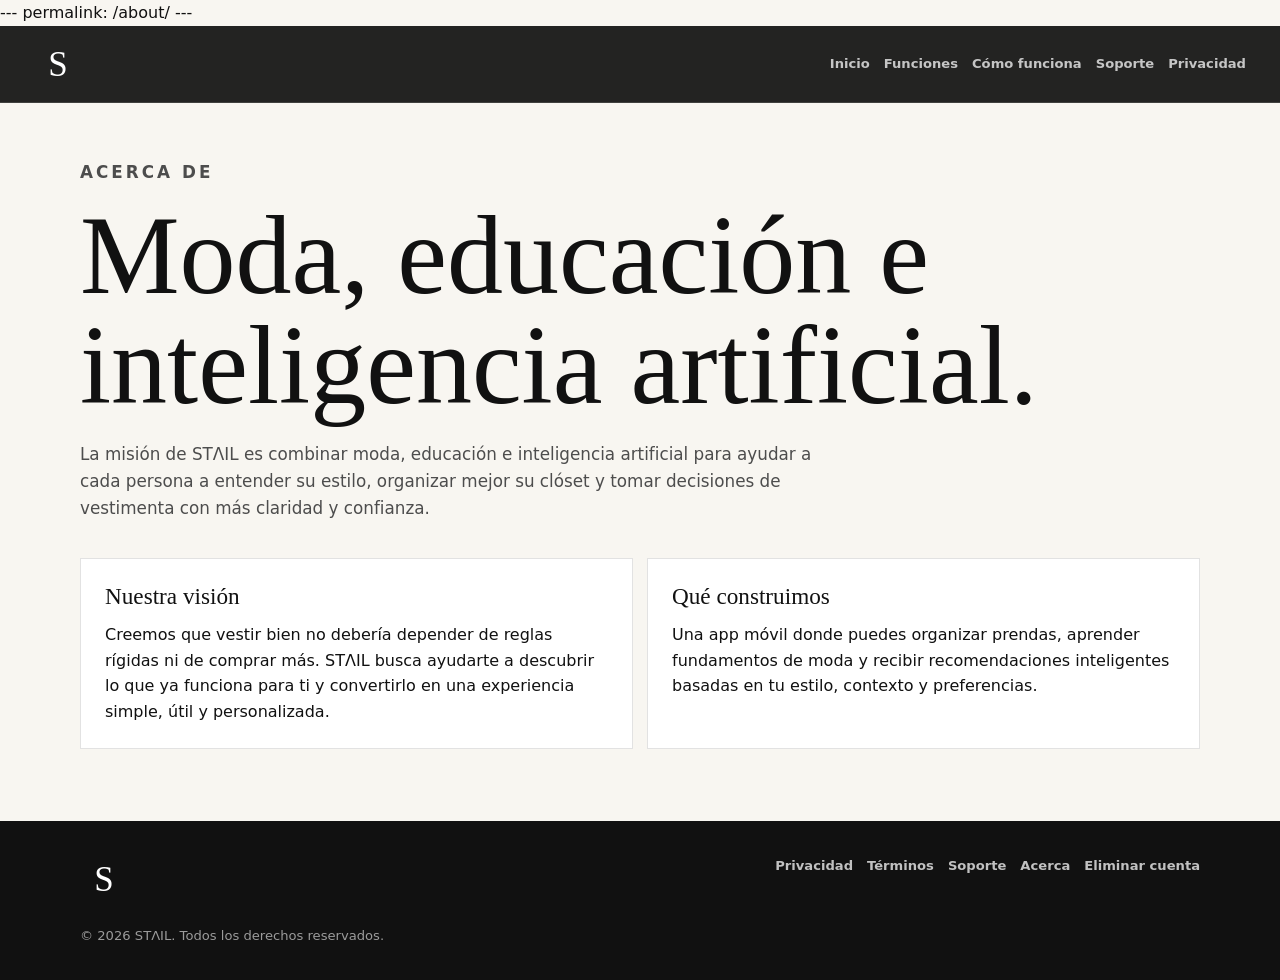
<file: about.html>
---
permalink: /about/
---
<!DOCTYPE html>
<html lang="es">
<head>
    <meta charset="UTF-8">
    <meta name="viewport" content="width=device-width, initial-scale=1.0">
    <title>Acerca de STΛIL | Moda, educación e IA</title>
    <meta name="description" content="Conoce la misión de STΛIL: combinar moda, educación e inteligencia artificial para ayudar a cada persona a descubrir y potenciar su estilo.">
    <meta name="robots" content="index, follow">
    <link rel="canonical" href="https://stail.app/about/">

    <meta property="og:title" content="Acerca de STΛIL | Moda, educación e IA">
    <meta property="og:description" content="STΛIL combina moda, educación e inteligencia artificial para ayudarte a vestir mejor con confianza.">
    <meta property="og:type" content="website">
    <meta property="og:url" content="https://stail.app/about/">
    <meta property="og:site_name" content="STΛIL">
    <meta property="og:image" content="https://stail.app/assets/brand/stail-icon-512.png">

    <link rel="icon" href="/assets/brand/favicon-64.png" type="image/png">
    <link rel="apple-touch-icon" href="/assets/brand/apple-touch-icon.png">
    <link rel="manifest" href="/site.webmanifest">
    <link rel="stylesheet" href="/styles.css">
</head>
<body>
    <header class="site-header">
        <a class="brand" href="/">
            <img src="/assets/brand/stail-icon-white-transparent.svg" alt="STAIL">
        </a>
        <button class="menu-toggle" type="button" aria-label="Abrir menú" aria-expanded="false" aria-controls="main-nav">
            <span></span>
            <span></span>
            <span></span>
        </button>
        <nav class="main-nav" id="main-nav" aria-label="Navegación principal">
            <a href="/">Inicio</a>
            <a href="/#funciones">Funciones</a>
            <a href="/#como-funciona">Cómo funciona</a>
            <a href="/support/">Soporte</a>
            <a href="/privacy/">Privacidad</a>
        </nav>
    </header>

    <main class="page-main section-shell">
        <section class="page-hero">
            <p class="eyebrow">Acerca de</p>
            <h1>Moda, educación e inteligencia artificial.</h1>
            <p>La misión de STΛIL es combinar moda, educación e inteligencia artificial para ayudar a cada persona a entender su estilo, organizar mejor su clóset y tomar decisiones de vestimenta con más claridad y confianza.</p>
        </section>

        <section class="legal-grid">
            <article class="legal-card">
                <h3>Nuestra visión</h3>
                <p>Creemos que vestir bien no debería depender de reglas rígidas ni de comprar más. STΛIL busca ayudarte a descubrir lo que ya funciona para ti y convertirlo en una experiencia simple, útil y personalizada.</p>
            </article>
            <article class="legal-card">
                <h3>Qué construimos</h3>
                <p>Una app móvil donde puedes organizar prendas, aprender fundamentos de moda y recibir recomendaciones inteligentes basadas en tu estilo, contexto y preferencias.</p>
            </article>
        </section>
    </main>

    <footer class="site-footer">
        <div class="footer-inner">
            <a class="brand" href="/">
                <img src="/assets/brand/stail-icon-white-transparent.svg" alt="STAIL">
            </a>
            <nav aria-label="Enlaces legales y soporte">
                <a href="/privacy/">Privacidad</a>
                <a href="/terms/">Términos</a>
                <a href="/support/">Soporte</a>
                <a href="/about/">Acerca</a>
                <a href="/delete-account/">Eliminar cuenta</a>
            </nav>
        </div>
        <p>© 2026 STΛIL. Todos los derechos reservados.</p>
    </footer>
    <script src="/scripts.js"></script>
</body>
</html>
</file>
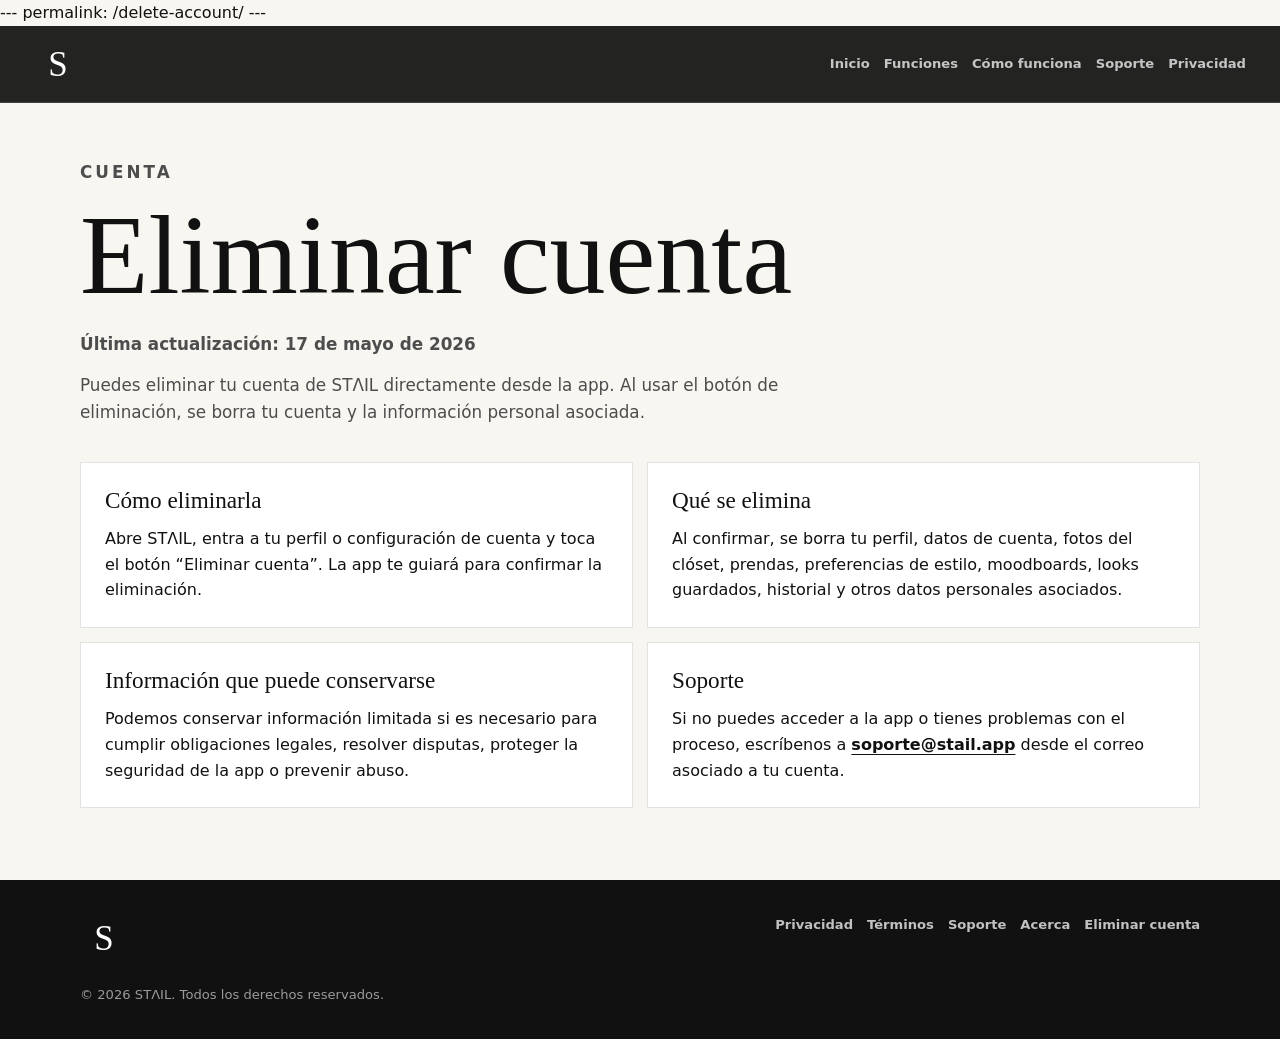
<file: delete-account.html>
---
permalink: /delete-account/
---
<!DOCTYPE html>
<html lang="es">
<head>
    <meta charset="UTF-8">
    <meta name="viewport" content="width=device-width, initial-scale=1.0">
    <title>Eliminar cuenta | STΛIL</title>
    <meta name="description" content="Instrucciones para eliminar tu cuenta de STΛIL directamente desde la app y borrar los datos personales asociados.">
    <meta name="robots" content="index, follow">
    <link rel="canonical" href="https://stail.app/delete-account/">

    <meta property="og:title" content="Eliminar cuenta | STΛIL">
    <meta property="og:description" content="Elimina tu cuenta de STΛIL directamente desde la app usando el botón Eliminar cuenta.">
    <meta property="og:type" content="website">
    <meta property="og:url" content="https://stail.app/delete-account/">
    <meta property="og:site_name" content="STΛIL">
    <meta property="og:image" content="https://stail.app/assets/brand/stail-icon-512.png">

    <link rel="icon" href="/assets/brand/favicon-64.png" type="image/png">
    <link rel="apple-touch-icon" href="/assets/brand/apple-touch-icon.png">
    <link rel="manifest" href="/site.webmanifest">
    <link rel="stylesheet" href="/styles.css">
</head>
<body>
    <header class="site-header">
        <a class="brand" href="/">
            <img src="/assets/brand/stail-icon-white-transparent.svg" alt="STAIL">
        </a>
        <button class="menu-toggle" type="button" aria-label="Abrir menú" aria-expanded="false" aria-controls="main-nav">
            <span></span>
            <span></span>
            <span></span>
        </button>
        <nav class="main-nav" id="main-nav" aria-label="Navegación principal">
            <a href="/">Inicio</a>
            <a href="/#funciones">Funciones</a>
            <a href="/#como-funciona">Cómo funciona</a>
            <a href="/support/">Soporte</a>
            <a href="/privacy/">Privacidad</a>
        </nav>
    </header>

    <main class="page-main section-shell">
        <section class="page-hero">
            <p class="eyebrow">Cuenta</p>
            <h1>Eliminar cuenta</h1>
            <p class="last-updated">Última actualización: 17 de mayo de 2026</p>
            <p>Puedes eliminar tu cuenta de STΛIL directamente desde la app. Al usar el botón de eliminación, se borra tu cuenta y la información personal asociada.</p>
        </section>

        <section class="legal-grid">
            <article class="legal-card">
                <h3>Cómo eliminarla</h3>
                <p>Abre STΛIL, entra a tu perfil o configuración de cuenta y toca el botón “Eliminar cuenta”. La app te guiará para confirmar la eliminación.</p>
            </article>
            <article class="legal-card">
                <h3>Qué se elimina</h3>
                <p>Al confirmar, se borra tu perfil, datos de cuenta, fotos del clóset, prendas, preferencias de estilo, moodboards, looks guardados, historial y otros datos personales asociados.</p>
            </article>
            <article class="legal-card">
                <h3>Información que puede conservarse</h3>
                <p>Podemos conservar información limitada si es necesario para cumplir obligaciones legales, resolver disputas, proteger la seguridad de la app o prevenir abuso.</p>
            </article>
            <article class="legal-card">
                <h3>Soporte</h3>
                <p>Si no puedes acceder a la app o tienes problemas con el proceso, escríbenos a <a class="contact-link" href="mailto:soporte@stail.app">soporte@stail.app</a> desde el correo asociado a tu cuenta.</p>
            </article>
        </section>
    </main>

    <footer class="site-footer">
        <div class="footer-inner">
            <a class="brand" href="/">
                <img src="/assets/brand/stail-icon-white-transparent.svg" alt="STAIL">
            </a>
            <nav aria-label="Enlaces legales y soporte">
                <a href="/privacy/">Privacidad</a>
                <a href="/terms/">Términos</a>
                <a href="/support/">Soporte</a>
                <a href="/about/">Acerca</a>
                <a href="/delete-account/">Eliminar cuenta</a>
            </nav>
        </div>
        <p>© 2026 STΛIL. Todos los derechos reservados.</p>
    </footer>
    <script src="/scripts.js"></script>
</body>
</html>
</file>
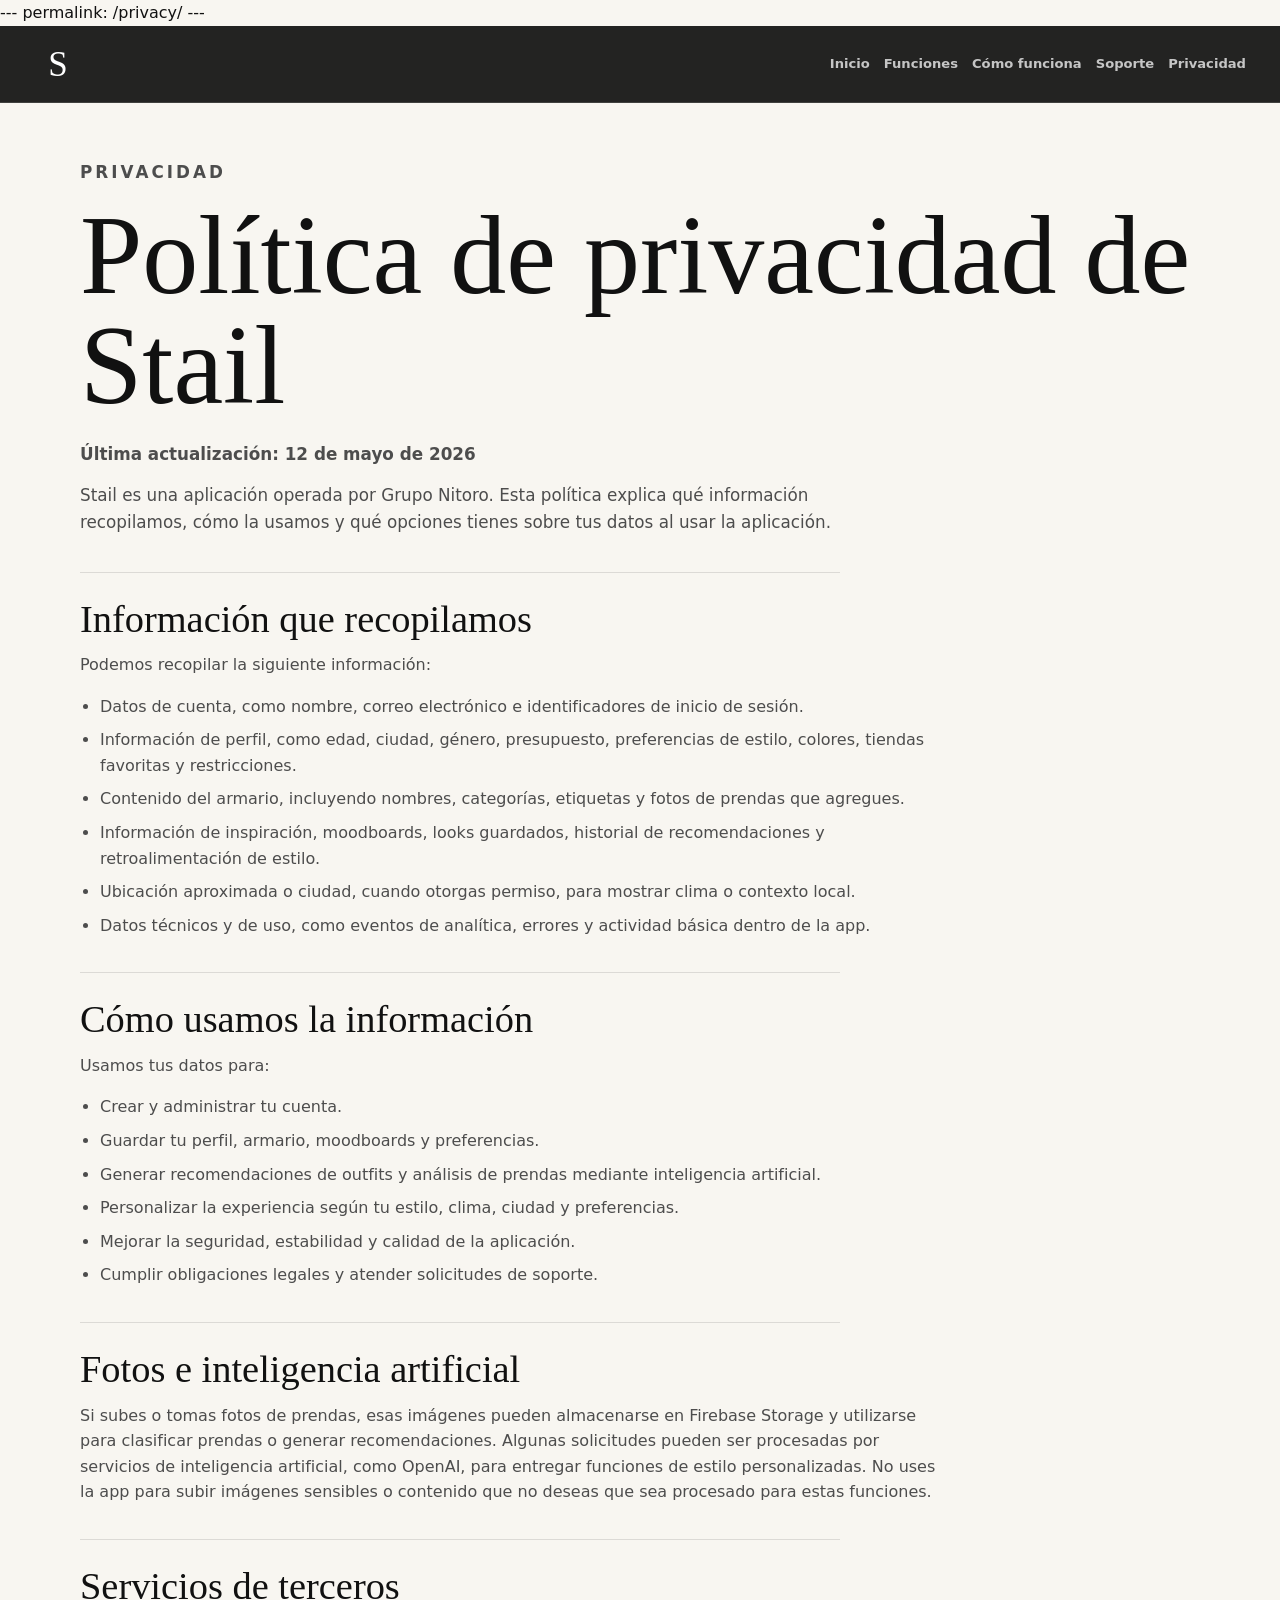
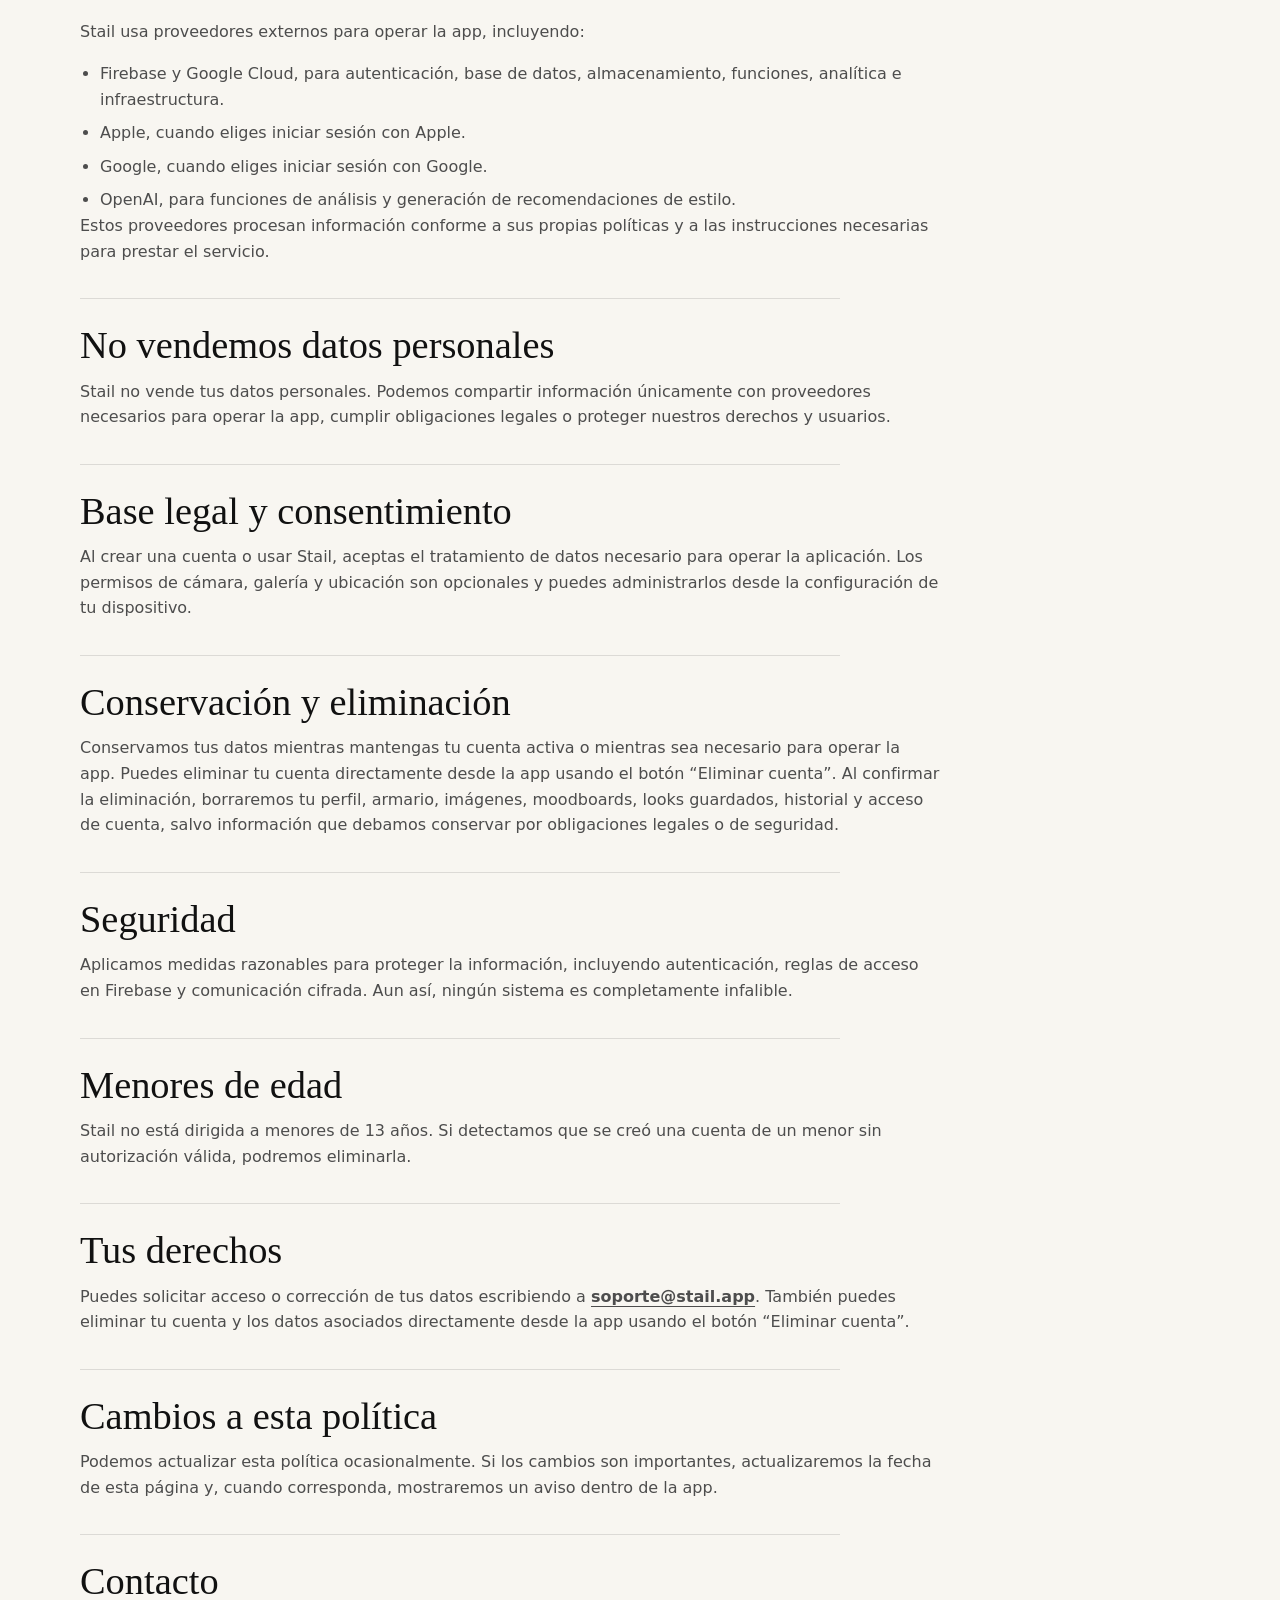
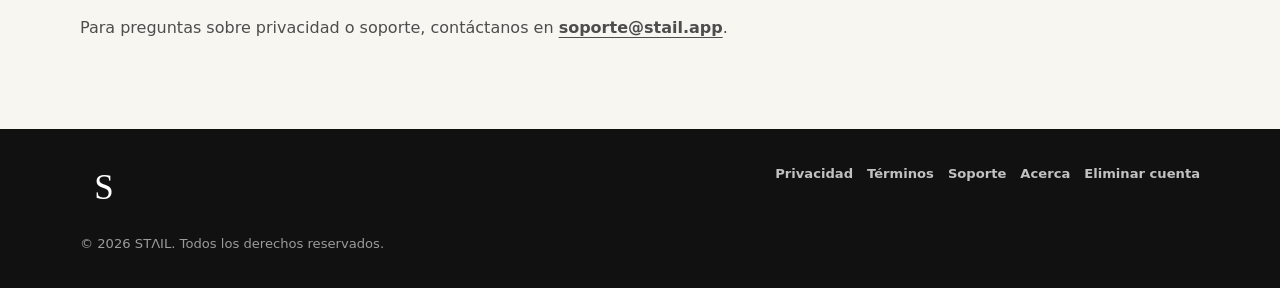
<file: privacy.html>
---
permalink: /privacy/
---
<!DOCTYPE html>
<html lang="es">
<head>
    <meta charset="UTF-8">
    <meta name="viewport" content="width=device-width, initial-scale=1.0">
    <title>Política de privacidad | Stail</title>
    <meta name="description" content="Política de privacidad de Stail: información recopilada, uso de datos, fotos, inteligencia artificial, proveedores externos, derechos y eliminación de cuenta.">
    <meta name="robots" content="index, follow">
    <link rel="canonical" href="https://stail.app/privacy/">

    <meta property="og:title" content="Política de privacidad | Stail">
    <meta property="og:description" content="Conoce cómo Stail, operada por Grupo Nitoro, recopila y usa información para ofrecer funciones de moda con inteligencia artificial.">
    <meta property="og:type" content="website">
    <meta property="og:url" content="https://stail.app/privacy/">
    <meta property="og:site_name" content="STΛIL">
    <meta property="og:image" content="https://stail.app/assets/brand/stail-icon-512.png">

    <link rel="icon" href="/assets/brand/favicon-64.png" type="image/png">
    <link rel="apple-touch-icon" href="/assets/brand/apple-touch-icon.png">
    <link rel="manifest" href="/site.webmanifest">
    <link rel="stylesheet" href="/styles.css">
</head>
<body>
    <header class="site-header">
        <a class="brand" href="/">
            <img src="/assets/brand/stail-icon-white-transparent.svg" alt="STAIL">
        </a>
        <button class="menu-toggle" type="button" aria-label="Abrir menú" aria-expanded="false" aria-controls="main-nav">
            <span></span>
            <span></span>
            <span></span>
        </button>
        <nav class="main-nav" id="main-nav" aria-label="Navegación principal">
            <a href="/">Inicio</a>
            <a href="/#funciones">Funciones</a>
            <a href="/#como-funciona">Cómo funciona</a>
            <a href="/support/">Soporte</a>
            <a href="/privacy/">Privacidad</a>
        </nav>
    </header>

    <main class="page-main section-shell">
        <section class="page-hero">
            <p class="eyebrow">Privacidad</p>
            <h1>Política de privacidad de Stail</h1>
            <p class="last-updated">Última actualización: 12 de mayo de 2026</p>
            <p>Stail es una aplicación operada por Grupo Nitoro. Esta política explica qué información recopilamos, cómo la usamos y qué opciones tienes sobre tus datos al usar la aplicación.</p>
        </section>

        <section class="legal-document">
            <h2>Información que recopilamos</h2>
            <p>Podemos recopilar la siguiente información:</p>
            <ul>
                <li>Datos de cuenta, como nombre, correo electrónico e identificadores de inicio de sesión.</li>
                <li>Información de perfil, como edad, ciudad, género, presupuesto, preferencias de estilo, colores, tiendas favoritas y restricciones.</li>
                <li>Contenido del armario, incluyendo nombres, categorías, etiquetas y fotos de prendas que agregues.</li>
                <li>Información de inspiración, moodboards, looks guardados, historial de recomendaciones y retroalimentación de estilo.</li>
                <li>Ubicación aproximada o ciudad, cuando otorgas permiso, para mostrar clima o contexto local.</li>
                <li>Datos técnicos y de uso, como eventos de analítica, errores y actividad básica dentro de la app.</li>
            </ul>

            <h2>Cómo usamos la información</h2>
            <p>Usamos tus datos para:</p>
            <ul>
                <li>Crear y administrar tu cuenta.</li>
                <li>Guardar tu perfil, armario, moodboards y preferencias.</li>
                <li>Generar recomendaciones de outfits y análisis de prendas mediante inteligencia artificial.</li>
                <li>Personalizar la experiencia según tu estilo, clima, ciudad y preferencias.</li>
                <li>Mejorar la seguridad, estabilidad y calidad de la aplicación.</li>
                <li>Cumplir obligaciones legales y atender solicitudes de soporte.</li>
            </ul>

            <h2>Fotos e inteligencia artificial</h2>
            <p>Si subes o tomas fotos de prendas, esas imágenes pueden almacenarse en Firebase Storage y utilizarse para clasificar prendas o generar recomendaciones. Algunas solicitudes pueden ser procesadas por servicios de inteligencia artificial, como OpenAI, para entregar funciones de estilo personalizadas. No uses la app para subir imágenes sensibles o contenido que no deseas que sea procesado para estas funciones.</p>

            <h2>Servicios de terceros</h2>
            <p>Stail usa proveedores externos para operar la app, incluyendo:</p>
            <ul>
                <li>Firebase y Google Cloud, para autenticación, base de datos, almacenamiento, funciones, analítica e infraestructura.</li>
                <li>Apple, cuando eliges iniciar sesión con Apple.</li>
                <li>Google, cuando eliges iniciar sesión con Google.</li>
                <li>OpenAI, para funciones de análisis y generación de recomendaciones de estilo.</li>
            </ul>
            <p>Estos proveedores procesan información conforme a sus propias políticas y a las instrucciones necesarias para prestar el servicio.</p>

            <h2>No vendemos datos personales</h2>
            <p>Stail no vende tus datos personales. Podemos compartir información únicamente con proveedores necesarios para operar la app, cumplir obligaciones legales o proteger nuestros derechos y usuarios.</p>

            <h2>Base legal y consentimiento</h2>
            <p>Al crear una cuenta o usar Stail, aceptas el tratamiento de datos necesario para operar la aplicación. Los permisos de cámara, galería y ubicación son opcionales y puedes administrarlos desde la configuración de tu dispositivo.</p>

            <h2>Conservación y eliminación</h2>
            <p>Conservamos tus datos mientras mantengas tu cuenta activa o mientras sea necesario para operar la app. Puedes eliminar tu cuenta directamente desde la app usando el botón “Eliminar cuenta”. Al confirmar la eliminación, borraremos tu perfil, armario, imágenes, moodboards, looks guardados, historial y acceso de cuenta, salvo información que debamos conservar por obligaciones legales o de seguridad.</p>

            <h2>Seguridad</h2>
            <p>Aplicamos medidas razonables para proteger la información, incluyendo autenticación, reglas de acceso en Firebase y comunicación cifrada. Aun así, ningún sistema es completamente infalible.</p>

            <h2>Menores de edad</h2>
            <p>Stail no está dirigida a menores de 13 años. Si detectamos que se creó una cuenta de un menor sin autorización válida, podremos eliminarla.</p>

            <h2>Tus derechos</h2>
            <p>Puedes solicitar acceso o corrección de tus datos escribiendo a <a class="contact-link" href="mailto:soporte@stail.app">soporte@stail.app</a>. También puedes eliminar tu cuenta y los datos asociados directamente desde la app usando el botón “Eliminar cuenta”.</p>

            <h2>Cambios a esta política</h2>
            <p>Podemos actualizar esta política ocasionalmente. Si los cambios son importantes, actualizaremos la fecha de esta página y, cuando corresponda, mostraremos un aviso dentro de la app.</p>

            <h2>Contacto</h2>
            <p>Para preguntas sobre privacidad o soporte, contáctanos en <a class="contact-link" href="mailto:soporte@stail.app">soporte@stail.app</a>.</p>
        </section>
    </main>

    <footer class="site-footer">
        <div class="footer-inner">
            <a class="brand" href="/">
                <img src="/assets/brand/stail-icon-white-transparent.svg" alt="STAIL">
            </a>
            <nav aria-label="Enlaces legales y soporte">
                <a href="/privacy/">Privacidad</a>
                <a href="/terms/">Términos</a>
                <a href="/support/">Soporte</a>
                <a href="/about/">Acerca</a>
                <a href="/delete-account/">Eliminar cuenta</a>
            </nav>
        </div>
        <p>© 2026 STΛIL. Todos los derechos reservados.</p>
    </footer>
    <script src="/scripts.js"></script>
</body>
</html>
</file>
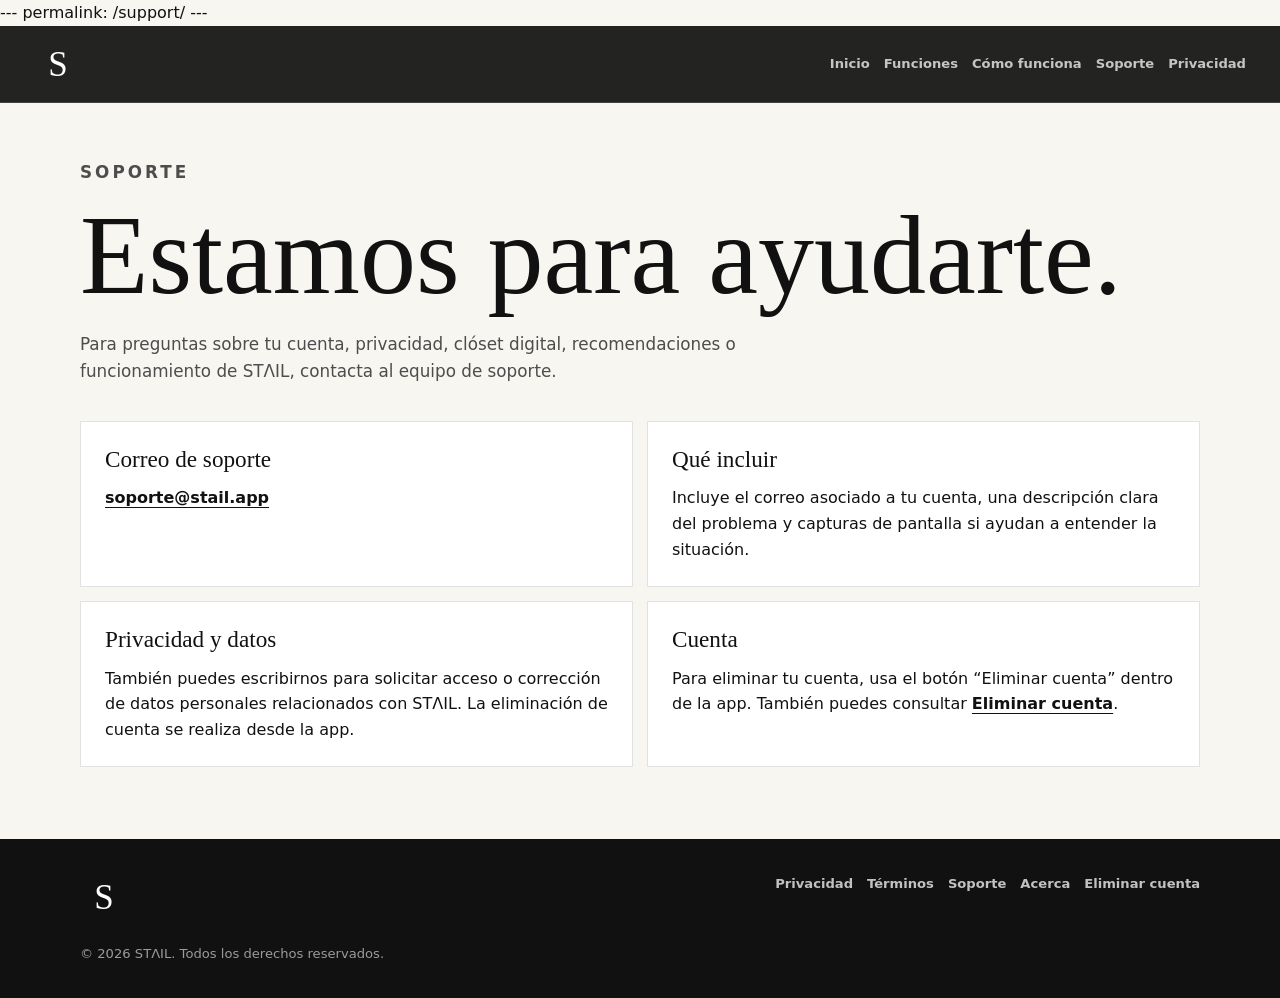
<file: support.html>
---
permalink: /support/
---
<!DOCTYPE html>
<html lang="es">
<head>
    <meta charset="UTF-8">
    <meta name="viewport" content="width=device-width, initial-scale=1.0">
    <title>Soporte | STΛIL</title>
    <meta name="description" content="Contacta al equipo de soporte de STΛIL para ayuda con tu cuenta, clóset digital, privacidad o recomendaciones de moda con IA.">
    <meta name="robots" content="index, follow">
    <link rel="canonical" href="https://stail.app/support/">

    <meta property="og:title" content="Soporte | STΛIL">
    <meta property="og:description" content="Obtén ayuda con STΛIL escribiendo a soporte@stail.app.">
    <meta property="og:type" content="website">
    <meta property="og:url" content="https://stail.app/support/">
    <meta property="og:site_name" content="STΛIL">
    <meta property="og:image" content="https://stail.app/assets/brand/stail-icon-512.png">

    <link rel="icon" href="/assets/brand/favicon-64.png" type="image/png">
    <link rel="apple-touch-icon" href="/assets/brand/apple-touch-icon.png">
    <link rel="manifest" href="/site.webmanifest">
    <link rel="stylesheet" href="/styles.css">
</head>
<body>
    <header class="site-header">
        <a class="brand" href="/">
            <img src="/assets/brand/stail-icon-white-transparent.svg" alt="STAIL">
        </a>
        <button class="menu-toggle" type="button" aria-label="Abrir menú" aria-expanded="false" aria-controls="main-nav">
            <span></span>
            <span></span>
            <span></span>
        </button>
        <nav class="main-nav" id="main-nav" aria-label="Navegación principal">
            <a href="/">Inicio</a>
            <a href="/#funciones">Funciones</a>
            <a href="/#como-funciona">Cómo funciona</a>
            <a href="/support/">Soporte</a>
            <a href="/privacy/">Privacidad</a>
        </nav>
    </header>

    <main class="page-main section-shell">
        <section class="page-hero">
            <p class="eyebrow">Soporte</p>
            <h1>Estamos para ayudarte.</h1>
            <p>Para preguntas sobre tu cuenta, privacidad, clóset digital, recomendaciones o funcionamiento de STΛIL, contacta al equipo de soporte.</p>
        </section>

        <section class="legal-grid">
            <article class="legal-card">
                <h3>Correo de soporte</h3>
                <p><a class="contact-link" href="mailto:soporte@stail.app">soporte@stail.app</a></p>
            </article>
            <article class="legal-card">
                <h3>Qué incluir</h3>
                <p>Incluye el correo asociado a tu cuenta, una descripción clara del problema y capturas de pantalla si ayudan a entender la situación.</p>
            </article>
            <article class="legal-card">
                <h3>Privacidad y datos</h3>
                <p>También puedes escribirnos para solicitar acceso o corrección de datos personales relacionados con STΛIL. La eliminación de cuenta se realiza desde la app.</p>
            </article>
            <article class="legal-card">
                <h3>Cuenta</h3>
                <p>Para eliminar tu cuenta, usa el botón “Eliminar cuenta” dentro de la app. También puedes consultar <a class="contact-link" href="/delete-account/">Eliminar cuenta</a>.</p>
            </article>
        </section>
    </main>

    <footer class="site-footer">
        <div class="footer-inner">
            <a class="brand" href="/">
                <img src="/assets/brand/stail-icon-white-transparent.svg" alt="STAIL">
            </a>
            <nav aria-label="Enlaces legales y soporte">
                <a href="/privacy/">Privacidad</a>
                <a href="/terms/">Términos</a>
                <a href="/support/">Soporte</a>
                <a href="/about/">Acerca</a>
                <a href="/delete-account/">Eliminar cuenta</a>
            </nav>
        </div>
        <p>© 2026 STΛIL. Todos los derechos reservados.</p>
    </footer>
    <script src="/scripts.js"></script>
</body>
</html>
</file>
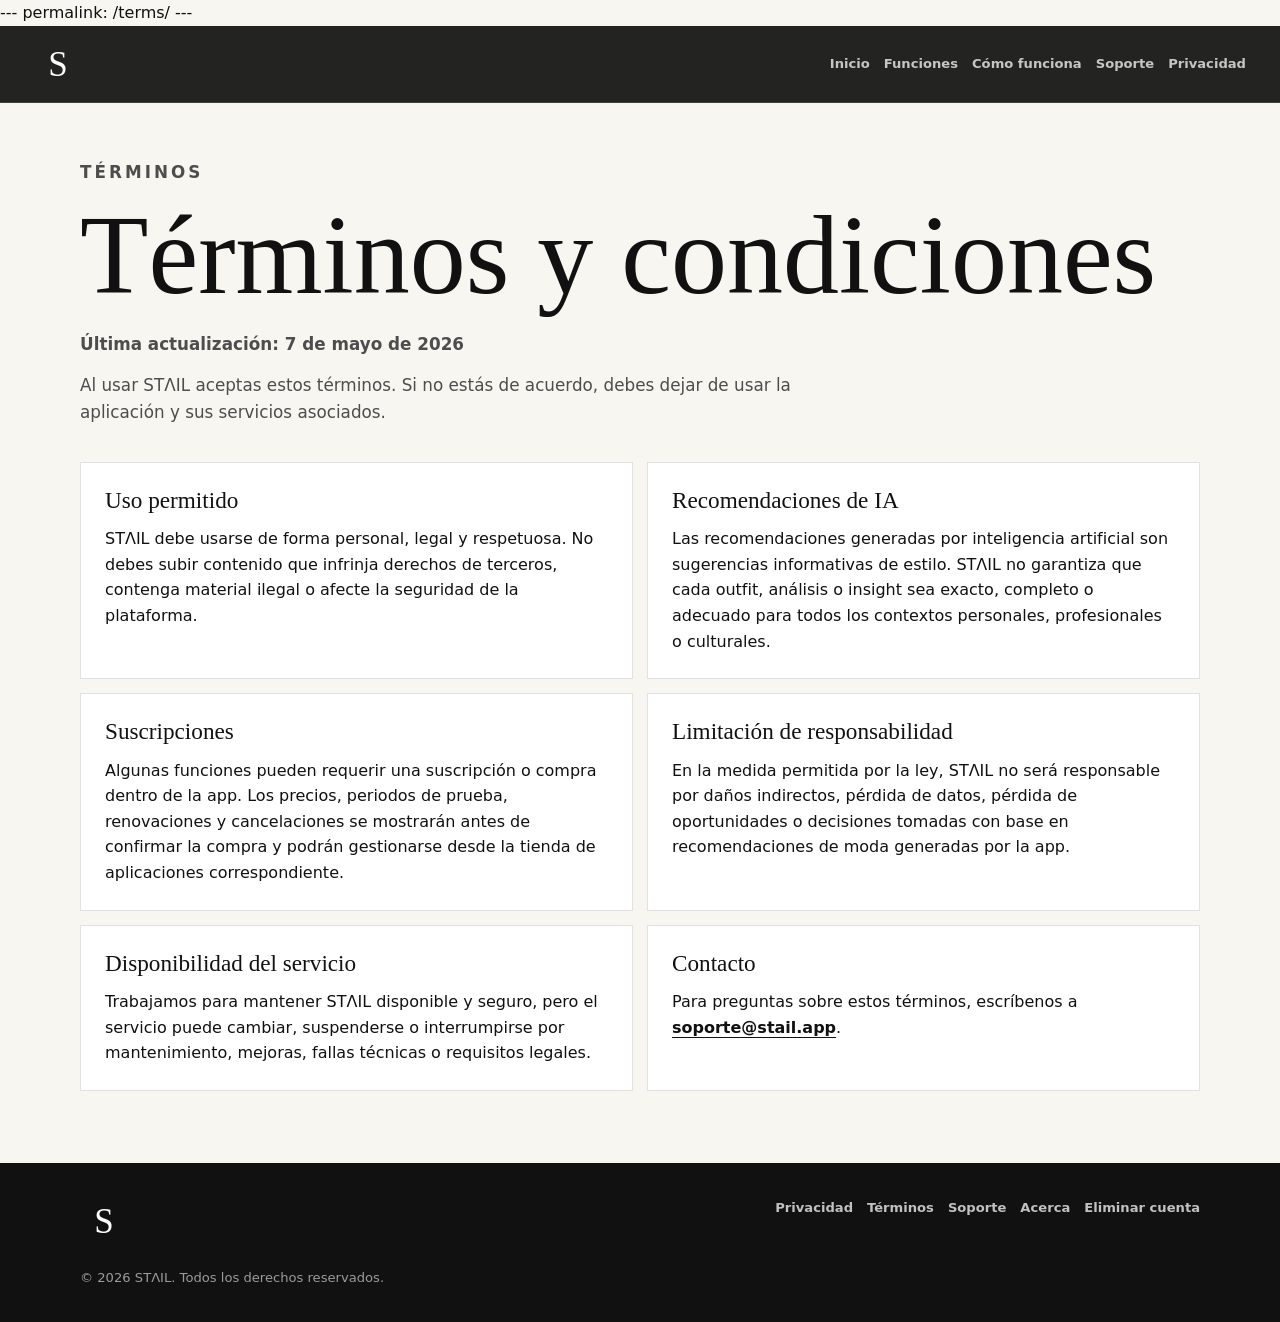
<file: terms.html>
---
permalink: /terms/
---
<!DOCTYPE html>
<html lang="es">
<head>
    <meta charset="UTF-8">
    <meta name="viewport" content="width=device-width, initial-scale=1.0">
    <title>Términos y condiciones | STΛIL</title>
    <meta name="description" content="Consulta los términos de uso de STΛIL, incluyendo uso permitido, recomendaciones de IA, suscripciones y limitación de responsabilidad.">
    <meta name="robots" content="index, follow">
    <link rel="canonical" href="https://stail.app/terms/">

    <meta property="og:title" content="Términos y condiciones | STΛIL">
    <meta property="og:description" content="Términos de uso para la app de moda con inteligencia artificial STΛIL.">
    <meta property="og:type" content="website">
    <meta property="og:url" content="https://stail.app/terms/">
    <meta property="og:site_name" content="STΛIL">
    <meta property="og:image" content="https://stail.app/assets/brand/stail-icon-512.png">

    <link rel="icon" href="/assets/brand/favicon-64.png" type="image/png">
    <link rel="apple-touch-icon" href="/assets/brand/apple-touch-icon.png">
    <link rel="manifest" href="/site.webmanifest">
    <link rel="stylesheet" href="/styles.css">
</head>
<body>
    <header class="site-header">
        <a class="brand" href="/">
            <img src="/assets/brand/stail-icon-white-transparent.svg" alt="STAIL">
        </a>
        <button class="menu-toggle" type="button" aria-label="Abrir menú" aria-expanded="false" aria-controls="main-nav">
            <span></span>
            <span></span>
            <span></span>
        </button>
        <nav class="main-nav" id="main-nav" aria-label="Navegación principal">
            <a href="/">Inicio</a>
            <a href="/#funciones">Funciones</a>
            <a href="/#como-funciona">Cómo funciona</a>
            <a href="/support/">Soporte</a>
            <a href="/privacy/">Privacidad</a>
        </nav>
    </header>

    <main class="page-main section-shell">
        <section class="page-hero">
            <p class="eyebrow">Términos</p>
            <h1>Términos y condiciones</h1>
            <p class="last-updated">Última actualización: 7 de mayo de 2026</p>
            <p>Al usar STΛIL aceptas estos términos. Si no estás de acuerdo, debes dejar de usar la aplicación y sus servicios asociados.</p>
        </section>

        <section class="legal-grid">
            <article class="legal-card">
                <h3>Uso permitido</h3>
                <p>STΛIL debe usarse de forma personal, legal y respetuosa. No debes subir contenido que infrinja derechos de terceros, contenga material ilegal o afecte la seguridad de la plataforma.</p>
            </article>
            <article class="legal-card">
                <h3>Recomendaciones de IA</h3>
                <p>Las recomendaciones generadas por inteligencia artificial son sugerencias informativas de estilo. STΛIL no garantiza que cada outfit, análisis o insight sea exacto, completo o adecuado para todos los contextos personales, profesionales o culturales.</p>
            </article>
            <article class="legal-card">
                <h3>Suscripciones</h3>
                <p>Algunas funciones pueden requerir una suscripción o compra dentro de la app. Los precios, periodos de prueba, renovaciones y cancelaciones se mostrarán antes de confirmar la compra y podrán gestionarse desde la tienda de aplicaciones correspondiente.</p>
            </article>
            <article class="legal-card">
                <h3>Limitación de responsabilidad</h3>
                <p>En la medida permitida por la ley, STΛIL no será responsable por daños indirectos, pérdida de datos, pérdida de oportunidades o decisiones tomadas con base en recomendaciones de moda generadas por la app.</p>
            </article>
            <article class="legal-card">
                <h3>Disponibilidad del servicio</h3>
                <p>Trabajamos para mantener STΛIL disponible y seguro, pero el servicio puede cambiar, suspenderse o interrumpirse por mantenimiento, mejoras, fallas técnicas o requisitos legales.</p>
            </article>
            <article class="legal-card">
                <h3>Contacto</h3>
                <p>Para preguntas sobre estos términos, escríbenos a <a class="contact-link" href="mailto:soporte@stail.app">soporte@stail.app</a>.</p>
            </article>
        </section>
    </main>

    <footer class="site-footer">
        <div class="footer-inner">
            <a class="brand" href="/">
                <img src="/assets/brand/stail-icon-white-transparent.svg" alt="STAIL">
            </a>
            <nav aria-label="Enlaces legales y soporte">
                <a href="/privacy/">Privacidad</a>
                <a href="/terms/">Términos</a>
                <a href="/support/">Soporte</a>
                <a href="/about/">Acerca</a>
                <a href="/delete-account/">Eliminar cuenta</a>
            </nav>
        </div>
        <p>© 2026 STΛIL. Todos los derechos reservados.</p>
    </footer>
    <script src="/scripts.js"></script>
</body>
</html>
</file>
<file: styles.css>
:root {
    --ink: #111111;
    --paper: #F8F6F1;
    --stone: #D8CFC4;
    --muted: #8C8C8C;
    --white: #FFFFFF;
    --line: rgba(17, 17, 17, 0.12);
    --shadow: 0 24px 70px rgba(17, 17, 17, 0.12);
    --serif: Georgia, "Times New Roman", serif;
    --sans: Inter, ui-sans-serif, system-ui, -apple-system, BlinkMacSystemFont, "Segoe UI", sans-serif;
}

* {
    box-sizing: border-box;
}

html {
    scroll-behavior: smooth;
}

body {
    margin: 0;
    color: var(--ink);
    background: var(--paper);
    font-family: var(--sans);
    font-size: 16px;
    line-height: 1.6;
}

a {
    color: inherit;
    text-decoration: none;
}

.site-header {
    position: sticky;
    top: 0;
    z-index: 10;
    display: flex;
    align-items: center;
    justify-content: space-between;
    gap: 20px;
    min-height: 74px;
    padding: 14px 20px;
    border-bottom: 1px solid rgba(248, 246, 241, 0.14);
    color: var(--white);
    background: rgba(17, 17, 17, 0.92);
    backdrop-filter: blur(18px);
}

.brand {
    display: inline-flex;
    align-items: center;
    flex: 0 0 auto;
}

.brand img {
    display: block;
    width: 48px;
    height: 48px;
    object-fit: contain;
}

.main-nav,
.site-footer nav {
    display: flex;
    align-items: center;
    gap: 14px;
    flex-wrap: wrap;
}

.menu-toggle {
    display: none;
}

.main-nav a,
.site-footer nav a {
    color: rgba(255, 255, 255, 0.74);
    font-size: 0.82rem;
    font-weight: 600;
    transition: color 180ms ease;
}

.main-nav a:hover,
.site-footer nav a:hover {
    color: var(--white);
}

.section-shell {
    width: min(1120px, calc(100% - 40px));
    margin: 0 auto;
}

.hero {
    display: grid;
    gap: 54px;
    min-height: calc(88vh - 73px);
    align-items: center;
    padding: 46px 0 54px;
}

.hero-copy {
    max-width: 720px;
}

.eyebrow {
    margin: 0 0 16px;
    color: var(--muted);
    font-size: 0.76rem;
    font-weight: 800;
    letter-spacing: 0.18em;
    text-transform: uppercase;
}

h1,
h2,
h3,
p {
    margin-top: 0;
}

h1,
h2 {
    font-family: var(--serif);
    font-weight: 500;
    line-height: 0.98;
}

h1 {
    margin-bottom: 20px;
    font-size: clamp(4.8rem, 20vw, 11rem);
    letter-spacing: 0;
}

.hero-logo {
    width: min(310px, 72vw);
    margin: 0 0 24px;
}

.hero-logo img {
    display: block;
    width: 100%;
    height: auto;
}

h2 {
    max-width: 760px;
    margin-bottom: 0;
    font-size: clamp(2.2rem, 8vw, 5.8rem);
    letter-spacing: 0;
}

h3 {
    margin-bottom: 12px;
    font-family: var(--serif);
    font-size: 1.45rem;
    font-weight: 500;
    line-height: 1.18;
}

.hero-subtitle {
    max-width: 700px;
    margin-bottom: 18px;
    font-size: clamp(2.35rem, 5vw, 4.25rem);
    font-family: var(--serif);
    line-height: 1.02;
}

.hero-description {
    max-width: 660px;
    margin-bottom: 30px;
    color: #494949;
    font-size: 1.06rem;
}

.store-actions {
    display: grid;
    gap: 12px;
}

.store-button {
    display: inline-flex;
    align-items: center;
    justify-content: center;
    min-height: 52px;
    padding: 14px 20px;
    border: 1px solid var(--ink);
    background: var(--ink);
    color: var(--white);
    font: inherit;
    font-size: 0.82rem;
    font-weight: 800;
    text-align: center;
    cursor: default;
    white-space: nowrap;
}

.store-button:disabled {
    opacity: 1;
    -webkit-text-fill-color: currentColor;
}

.store-button-light {
    background: transparent;
    color: var(--ink);
}

.hero-visual {
    position: relative;
    min-height: 500px;
    margin: 0;
    border: 1px solid var(--line);
    background: var(--stone);
    box-shadow: var(--shadow);
    overflow: hidden;
}

.hero-visual::before {
    content: "";
    position: absolute;
    inset: 0;
    z-index: 1;
    background: linear-gradient(180deg, rgba(17, 17, 17, 0.02), rgba(17, 17, 17, 0.38));
}

.hero-visual img,
.editorial-strip img {
    display: block;
    width: 100%;
    height: 100%;
    object-fit: cover;
}

.hero-visual img {
    position: absolute;
    inset: 0;
}

.app-preview {
    position: absolute;
    right: 24px;
    bottom: 24px;
    z-index: 2;
    width: min(300px, calc(100% - 48px));
    padding: 22px;
    border: 1px solid rgba(255, 255, 255, 0.32);
    background: rgba(248, 246, 241, 0.9);
    box-shadow: 0 22px 60px rgba(17, 17, 17, 0.28);
    backdrop-filter: blur(18px);
}

.app-preview::before {
    content: "";
    display: block;
    width: 44px;
    height: 4px;
    margin: 0 auto 24px;
    border-radius: 999px;
    background: rgba(17, 17, 17, 0.24);
}

.app-preview > span,
.feature-card span,
.step span,
.editorial-strip span {
    display: block;
    margin-bottom: 10px;
    color: var(--muted);
    font-size: 0.72rem;
    font-weight: 800;
    letter-spacing: 0.14em;
}

.app-preview > strong {
    display: block;
    margin-bottom: 8px;
    font-family: var(--serif);
    font-size: 1.65rem;
    font-weight: 500;
}

.app-preview p,
.feature-card p,
.legal-card p,
.step h3 {
    margin-bottom: 0;
}

.match-row {
    display: flex;
    align-items: center;
    justify-content: space-between;
    gap: 20px;
    margin-top: 22px;
    padding-top: 18px;
    border-top: 1px solid rgba(17, 17, 17, 0.12);
}

.match-row span {
    margin: 0;
}

.match-row strong {
    font-family: var(--serif);
    font-size: 2rem;
    font-weight: 500;
}

.editorial-strip {
    display: grid;
    gap: 14px;
    padding: 0 0 72px;
}

.editorial-strip article {
    position: relative;
    min-height: 260px;
    overflow: hidden;
    background: var(--ink);
}

.editorial-strip article::after {
    content: "";
    position: absolute;
    inset: 0;
    background: linear-gradient(180deg, transparent 30%, rgba(17, 17, 17, 0.78));
}

.editorial-strip div {
    position: absolute;
    right: 20px;
    bottom: 18px;
    left: 20px;
    z-index: 1;
    color: var(--white);
}

.editorial-strip p {
    max-width: 280px;
    margin-bottom: 0;
    color: rgba(255, 255, 255, 0.82);
}

.feature-band {
    padding: 72px 0;
    background: var(--ink);
    color: var(--white);
}

.section-heading {
    margin-bottom: 36px;
}

.feature-grid {
    display: grid;
    gap: 14px;
}

.feature-card,
.step,
.legal-card {
    border: 1px solid var(--line);
    background: var(--white);
}

.feature-card {
    min-height: 220px;
    padding: 26px;
    color: var(--ink);
}

.feature-card p {
    color: #525252;
}

.process {
    padding: 72px 0;
}

.steps {
    display: grid;
    gap: 14px;
}

.step {
    padding: 28px;
    background: transparent;
}

.page-main {
    padding: 56px 0 72px;
}

.page-hero {
    margin-bottom: 36px;
}

.page-hero h1 {
    font-size: clamp(3rem, 13vw, 7rem);
}

.page-hero p {
    max-width: 760px;
    color: #4d4d4d;
    font-size: 1.05rem;
}

.last-updated {
    margin-bottom: 14px;
    color: var(--muted);
    font-size: 0.88rem;
    font-weight: 700;
}

.legal-grid {
    display: grid;
    gap: 14px;
}

.legal-card {
    padding: 24px;
}

.legal-card ul {
    margin: 12px 0 0;
    padding-left: 20px;
    color: #4d4d4d;
}

.legal-card li + li {
    margin-top: 8px;
}

.legal-document {
    max-width: 860px;
}

.legal-document h2 {
    margin: 34px 0 12px;
    padding-top: 26px;
    border-top: 1px solid var(--line);
    font-family: var(--serif);
    font-size: clamp(1.6rem, 5vw, 2.4rem);
    font-weight: 500;
    line-height: 1.08;
}

.legal-document p,
.legal-document li {
    color: #4d4d4d;
}

.legal-document ul {
    margin: 12px 0 0;
    padding-left: 20px;
}

.legal-document li + li {
    margin-top: 8px;
}

.contact-link {
    font-weight: 800;
    text-decoration: underline;
    text-underline-offset: 4px;
}

.site-footer {
    padding: 34px 20px;
    background: var(--ink);
    color: var(--white);
}

.footer-inner {
    display: flex;
    align-items: flex-start;
    justify-content: space-between;
    gap: 20px;
    flex-wrap: wrap;
    width: min(1120px, 100%);
    margin: 0 auto 22px;
}

.site-footer p {
    width: min(1120px, 100%);
    margin: 0 auto;
    color: rgba(255, 255, 255, 0.58);
    font-size: 0.82rem;
}

@media (min-width: 640px) {
    .store-actions {
        grid-template-columns: repeat(2, minmax(250px, 1fr));
        max-width: 560px;
    }

    .feature-grid,
    .steps,
    .legal-grid,
    .editorial-strip {
        grid-template-columns: repeat(2, minmax(0, 1fr));
    }
}

@media (min-width: 900px) {
    .site-header {
        padding-inline: 34px;
    }

    .hero {
        grid-template-columns: minmax(0, 1.04fr) minmax(360px, 0.96fr);
        padding-top: 42px;
    }

    .editorial-strip {
        grid-template-columns: 1.2fr 0.9fr 0.9fr;
    }

    .feature-grid {
        grid-template-columns: repeat(4, minmax(0, 1fr));
    }

    .steps {
        grid-template-columns: repeat(3, minmax(0, 1fr));
    }

    .legal-grid {
        grid-template-columns: repeat(2, minmax(0, 1fr));
    }
}

@media (max-width: 760px) {
    .section-shell {
        width: min(100% - 32px, 1120px);
    }

    .site-header {
        position: sticky;
        align-items: center;
        gap: 14px;
        min-height: 68px;
        padding: 10px 16px 12px;
    }

    .brand img {
        width: 44px;
        height: 44px;
    }

    .menu-toggle {
        display: inline-flex;
        align-items: center;
        justify-content: center;
        flex-direction: column;
        gap: 5px;
        width: 44px;
        height: 44px;
        margin-left: auto;
        border: 1px solid rgba(255, 255, 255, 0.18);
        background: transparent;
        color: var(--white);
        cursor: pointer;
    }

    .menu-toggle span {
        display: block;
        width: 18px;
        height: 2px;
        background: currentColor;
        transition: transform 180ms ease, opacity 180ms ease;
    }

    .site-header.nav-open .menu-toggle span:nth-child(1) {
        transform: translateY(7px) rotate(45deg);
    }

    .site-header.nav-open .menu-toggle span:nth-child(2) {
        opacity: 0;
    }

    .site-header.nav-open .menu-toggle span:nth-child(3) {
        transform: translateY(-7px) rotate(-45deg);
    }

    .main-nav {
        position: absolute;
        top: 100%;
        right: 0;
        left: 0;
        display: grid;
        gap: 0;
        max-height: 0;
        overflow: hidden;
        border-bottom: 1px solid rgba(248, 246, 241, 0.14);
        background: rgba(17, 17, 17, 0.98);
        transition: max-height 220ms ease;
    }

    .site-header.nav-open .main-nav {
        max-height: 320px;
    }

    .main-nav a {
        padding: 15px 20px;
        border-top: 1px solid rgba(248, 246, 241, 0.1);
        font-size: 0.9rem;
    }

    .hero {
        gap: 30px;
        min-height: auto;
        padding: 38px 0 42px;
    }

    .hero-logo {
        width: min(250px, 68vw);
        margin-bottom: 18px;
    }

    .eyebrow {
        font-size: 0.68rem;
        letter-spacing: 0.14em;
    }

    .hero-subtitle {
        font-size: clamp(2.45rem, 14vw, 3.5rem);
        line-height: 1;
    }

    .hero-description {
        font-size: 1rem;
    }

    .store-actions {
        gap: 10px;
    }

    .store-button {
        min-height: 50px;
        white-space: normal;
    }

    .hero-visual {
        min-height: 430px;
    }

    .app-preview {
        right: 14px;
        bottom: 14px;
        width: min(280px, calc(100% - 28px));
        padding: 18px;
    }

    .app-preview > strong {
        font-size: 1.45rem;
    }

    .match-row strong {
        font-size: 1.65rem;
    }

    .editorial-strip {
        padding-bottom: 54px;
    }

    .editorial-strip article {
        min-height: 220px;
    }

    .feature-band,
    .process {
        padding: 58px 0;
    }

    .feature-card,
    .step,
    .legal-card {
        padding: 22px;
    }

    .footer-inner {
        align-items: flex-start;
        flex-direction: column;
    }

    .site-footer nav {
        align-items: flex-start;
        flex-direction: column;
        gap: 10px;
    }
}

@media (max-width: 420px) {
    .hero-logo {
        width: min(220px, 70vw);
    }

    .hero-subtitle {
        font-size: clamp(2.2rem, 13vw, 3rem);
    }

    .hero-visual {
        min-height: 380px;
    }
}
</file>
